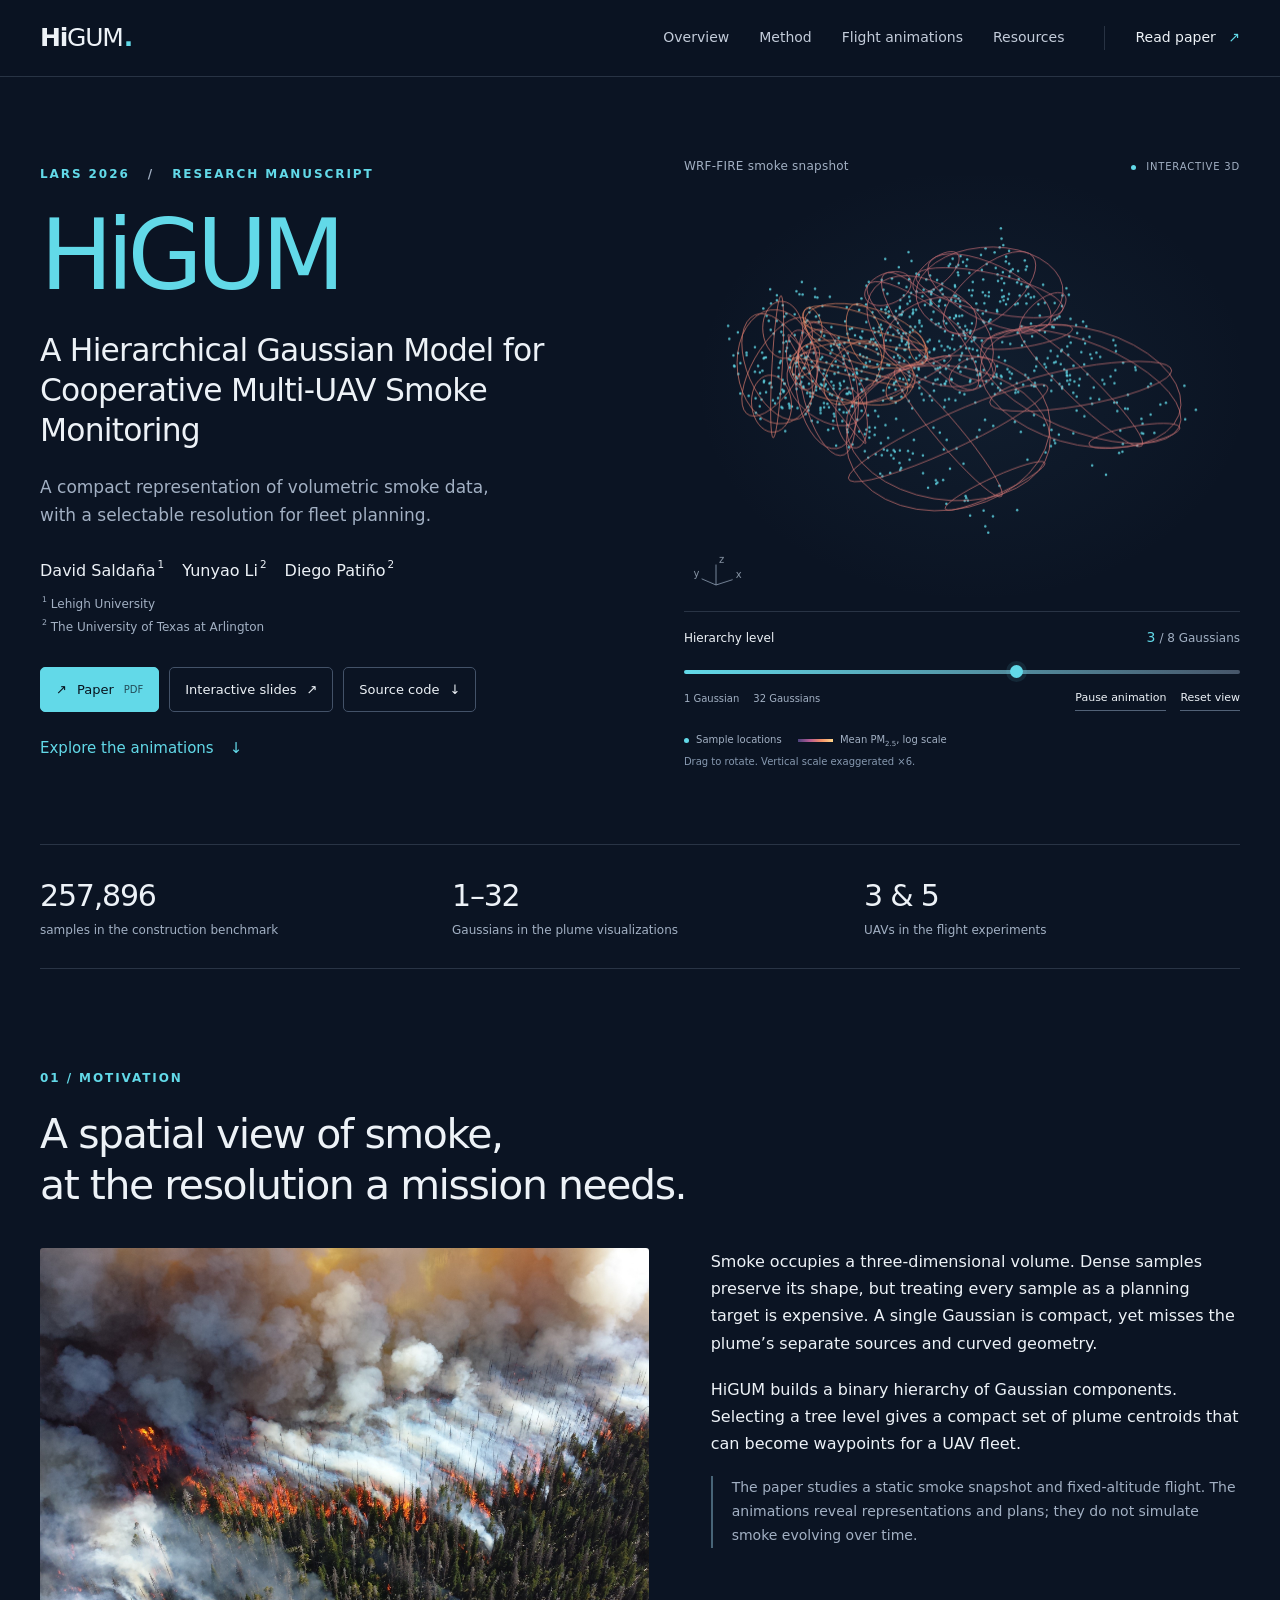
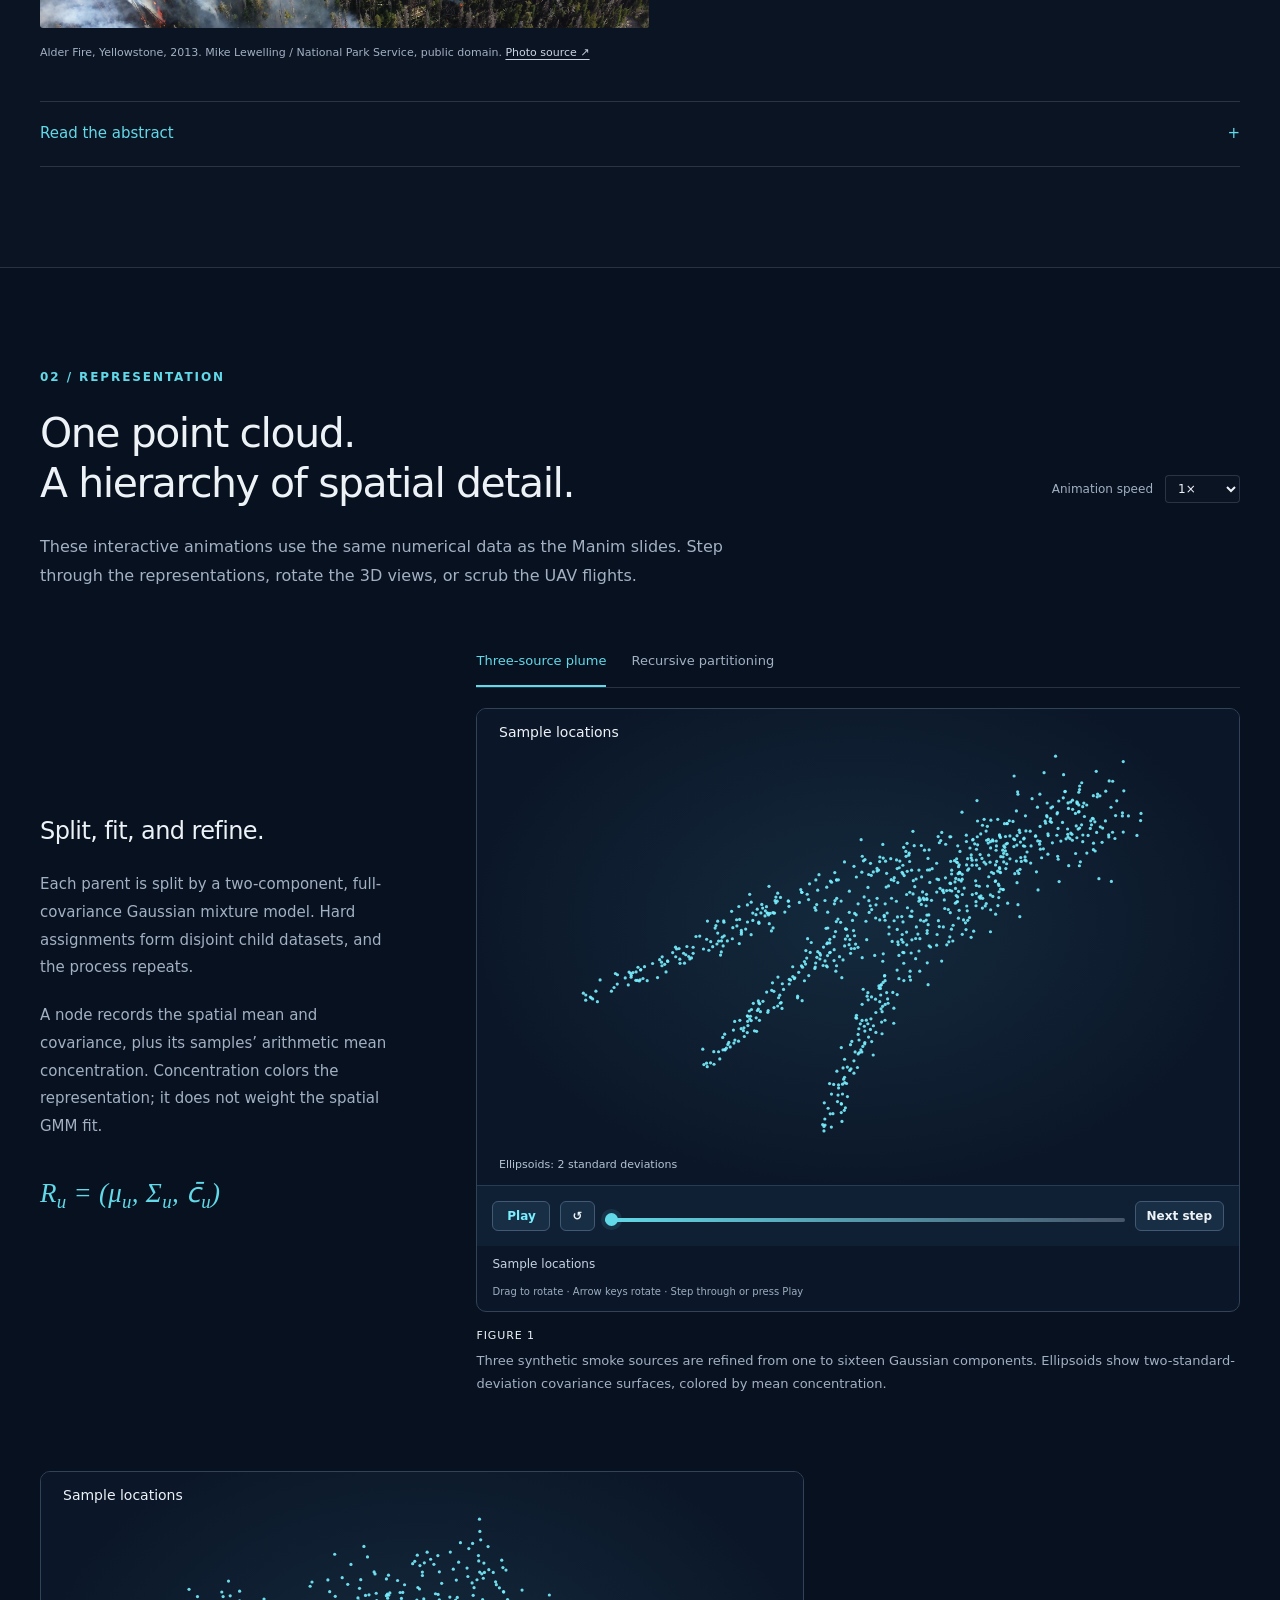
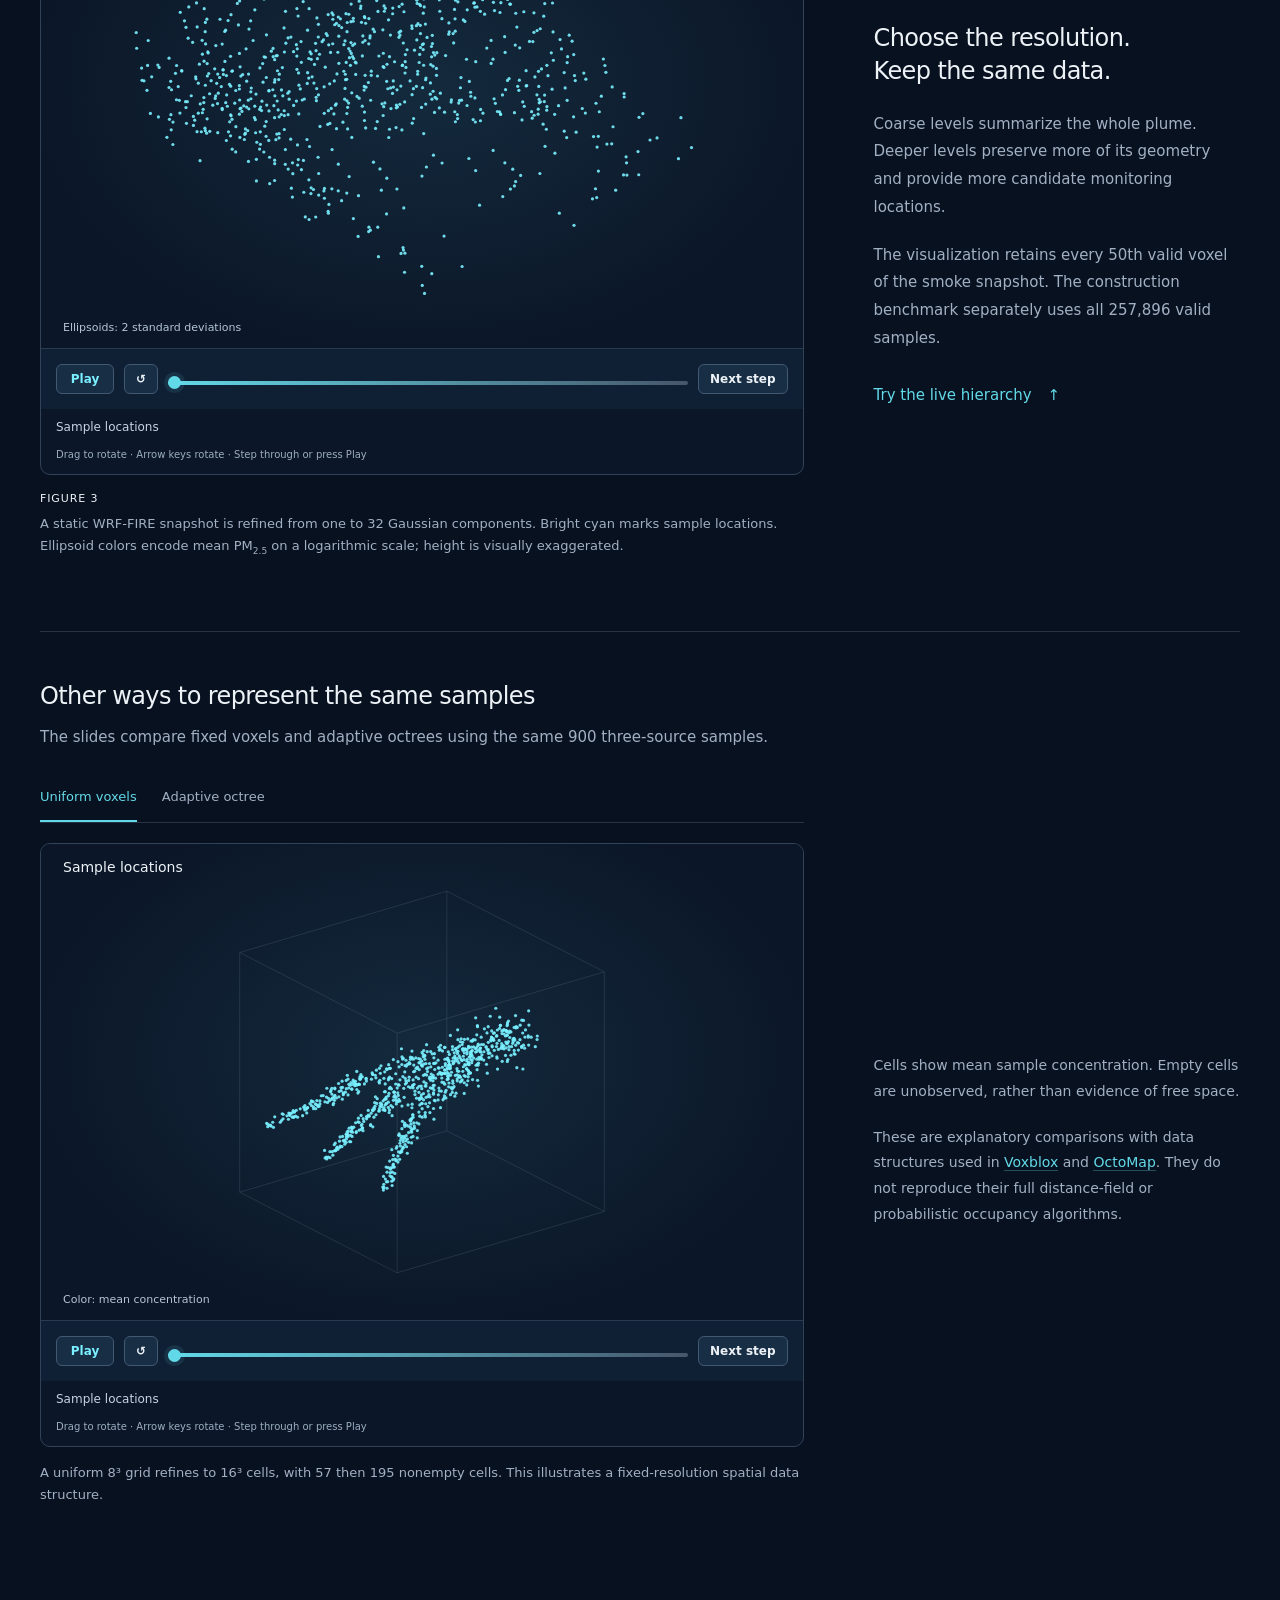
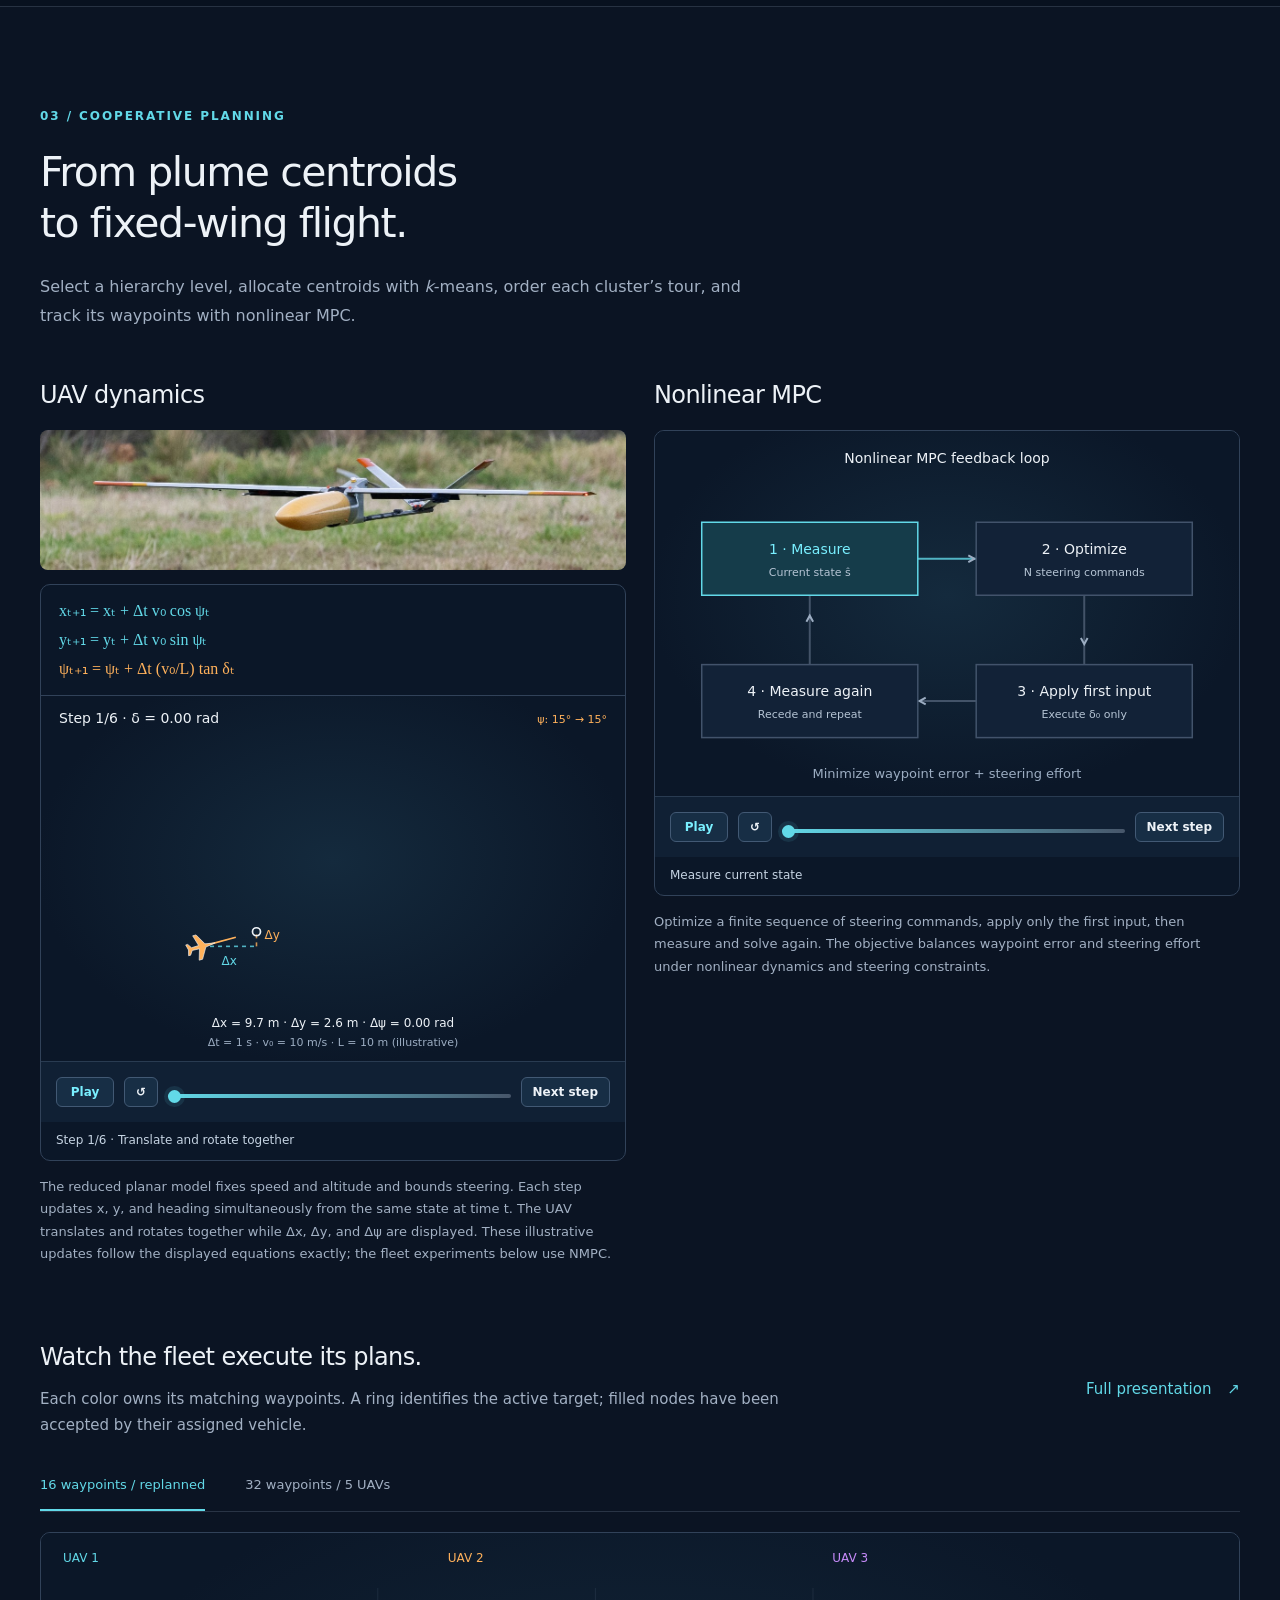
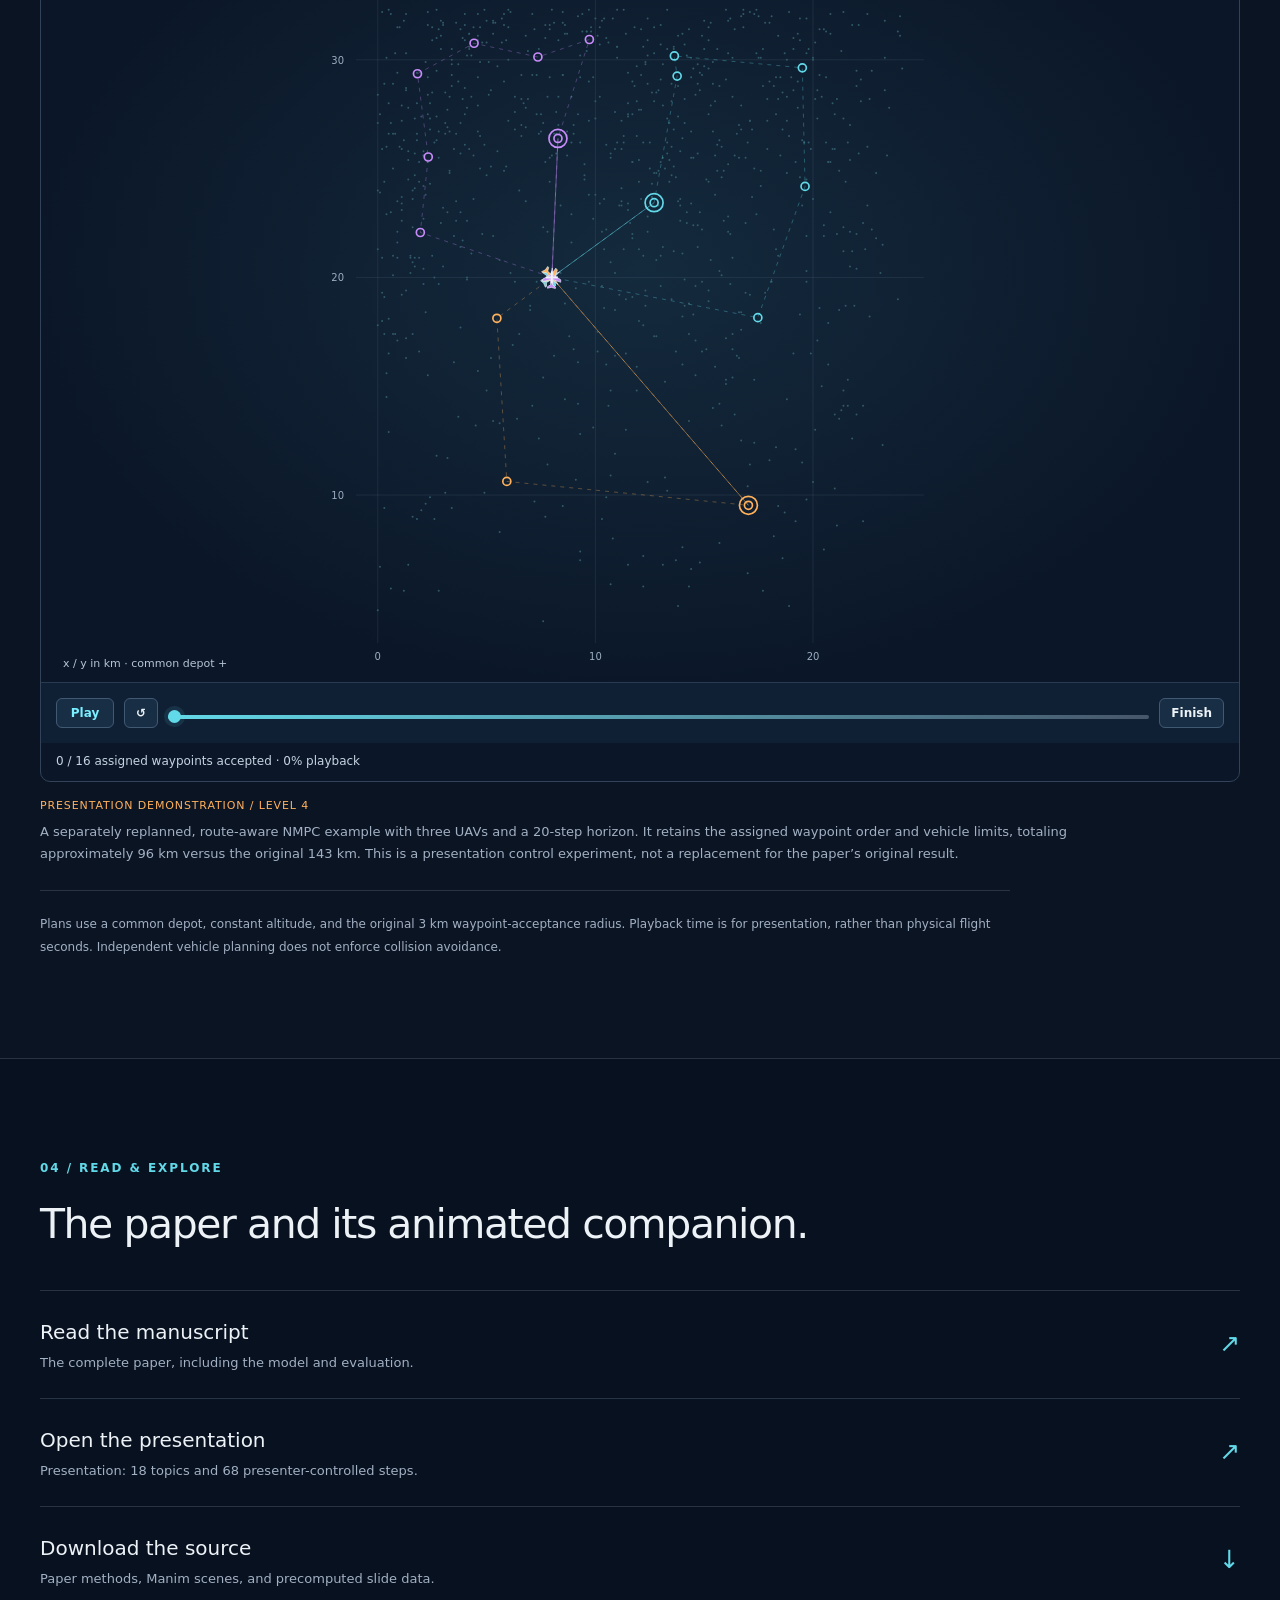
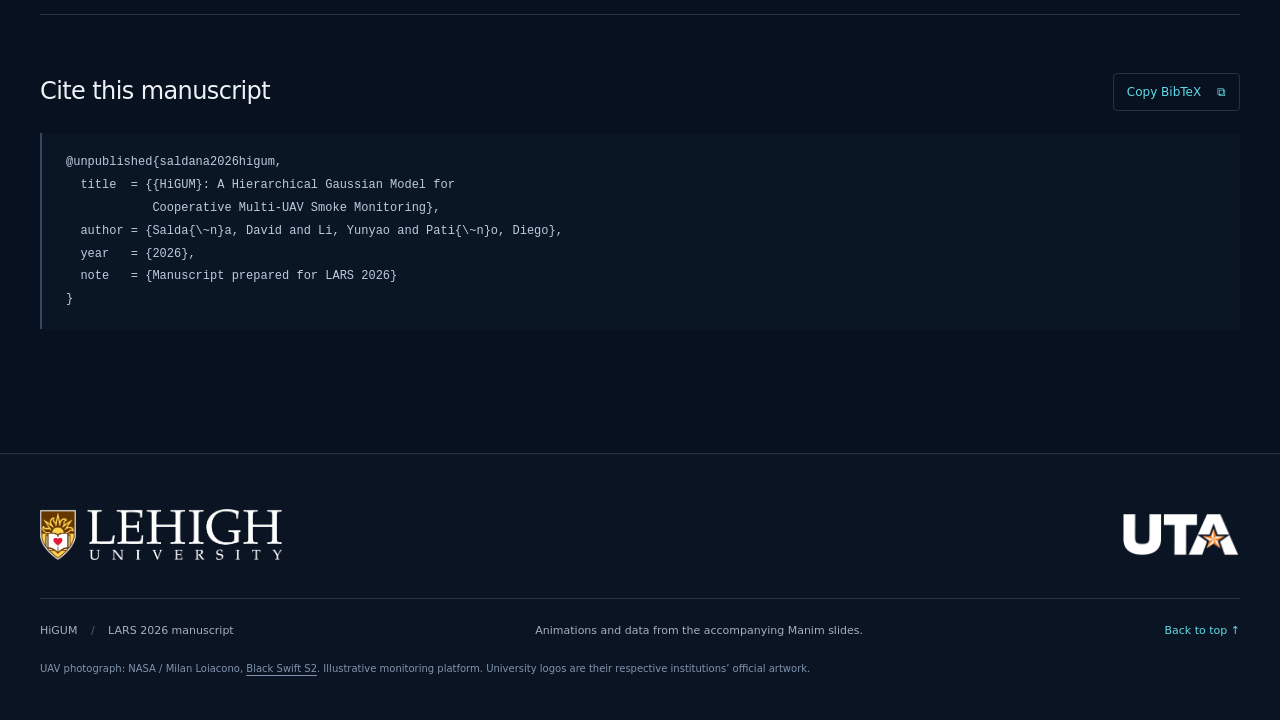
<file: index.html>
<!doctype html>
<html lang="en">
<head>
  <meta charset="utf-8">
  <meta name="viewport" content="width=device-width, initial-scale=1">
  <meta name="theme-color" content="#0b1423">
  <meta name="description" content="HiGUM: a hierarchical Gaussian model connecting 3D smoke data to cooperative multi-UAV planning. Explore the paper through interactive geometry and animations.">
  <meta property="og:title" content="HiGUM — Cooperative Multi-UAV Smoke Monitoring">
  <meta property="og:description" content="Explore the hierarchical Gaussian model, animated smoke representations, and UAV trajectories from the LARS 2026 manuscript.">
  <meta property="og:type" content="website">
  <meta property="og:url" content="https://dsaldana.github.io/HiGUM/">
  <meta property="og:image" content="https://dsaldana.github.io/HiGUM/assets/posters/wrf-hierarchy.jpg">
  <link rel="canonical" href="https://dsaldana.github.io/HiGUM/">
  <title>HiGUM | Hierarchical Gaussian Models for Smoke Monitoring</title>
  <link rel="stylesheet" href="styles.css?v=dynamics4">
  <script defer src="assets/data/hierarchy.js"></script>
  <script defer src="app.js?v=dynamics4"></script>
  <script defer src="assets/data/animations.js?v=dynamics4"></script>
  <script defer src="animations.js?v=dynamics4"></script>
</head>
<body>
  <a class="skip-link" href="#main">Skip to content</a>
  <header class="site-header">
    <div class="nav-wrap">
      <a class="brand" href="#top" aria-label="HiGUM home">Hi<span>GUM</span><span class="brand-dot" aria-hidden="true">.</span></a>
      <button class="menu-toggle" type="button" aria-expanded="false" aria-controls="navigation">Menu <span aria-hidden="true">☰</span></button>
      <nav id="navigation" aria-label="Main navigation">
        <a href="#overview">Overview</a><a href="#method">Method</a><a href="#flight">Flight animations</a><a href="#resources">Resources</a>
      </nav>
      <a class="nav-paper" href="assets/paper.pdf" target="_blank" rel="noopener">Read paper <span aria-hidden="true">↗</span></a>
    </div>
  </header>

  <main id="main">
    <section class="hero wrap" id="top" aria-labelledby="paper-title">
      <div class="hero-copy">
        <p class="eyebrow">LARS 2026 <span aria-hidden="true">/</span> Research manuscript</p>
        <h1 id="paper-title"><span class="project-name">HiGUM</span><span class="paper-title">A Hierarchical Gaussian Model for Cooperative Multi-UAV Smoke Monitoring</span></h1>
        <p class="hero-summary">A compact representation of volumetric smoke data, with a selectable resolution for fleet planning.</p>
        <p class="authors"><span>David Saldaña<sup>1</sup></span><span>Yunyao Li<sup>2</sup></span><span>Diego Patiño<sup>2</sup></span></p>
        <p class="affiliations"><span><sup>1</sup> Lehigh University</span><span><sup>2</sup> The University of Texas at Arlington</span></p>
        <div class="resource-buttons">
          <a class="button primary" href="assets/paper.pdf" target="_blank" rel="noopener"><span aria-hidden="true">↗</span> Paper <span class="button-hint">PDF</span></a>
          <a class="button" href="slides.html" target="_blank" rel="noopener">Interactive slides <span aria-hidden="true">↗</span></a>
          <a class="button" href="assets/higum-source.zip" download>Source code <span aria-hidden="true">↓</span></a>
        </div>
        <a class="text-link explore-link" href="#method">Explore the animations <span aria-hidden="true">↓</span></a>
      </div>
      <figure class="hero-viewer" aria-labelledby="viewer-heading">
        <div class="viewer-topline"><span id="viewer-heading">WRF-FIRE smoke snapshot</span><span class="live-label"><i aria-hidden="true"></i> Interactive 3D</span></div>
        <div class="viewer-stage">
          <img class="viewer-fallback" id="viewer-fallback" src="assets/posters/wrf-hierarchy.jpg" alt="WRF-FIRE smoke samples represented by a hierarchy of Gaussian ellipsoids.">
          <canvas id="hierarchy-canvas" hidden tabindex="0" role="img" aria-label="Interactive Gaussian hierarchy. Drag or use arrow keys to rotate the view." aria-describedby="viewer-description"></canvas>
        </div>
        <div class="viewer-controls" id="viewer-controls" hidden>
          <div class="level-control"><label for="hierarchy-level">Hierarchy level</label><output for="hierarchy-level" id="level-output">3 <span>/ 8 Gaussians</span></output></div>
          <input id="hierarchy-level" type="range" min="0" max="5" value="3" step="1" aria-label="Gaussian hierarchy level">
          <div class="viewer-actions"><span>1 Gaussian</span><span>32 Gaussians</span><button type="button" id="viewer-play" aria-pressed="true">Pause animation</button><button type="button" id="viewer-reset">Reset view</button></div>
        </div>
        <figcaption id="viewer-description"><span class="cyan-key"></span> Sample locations <span class="heat-key" aria-hidden="true"></span> Mean PM<sub>2.5</sub>, log scale<span class="viewer-instruction">Drag to rotate. Vertical scale exaggerated ×6.</span></figcaption>
      </figure>
    </section>

    <div class="facts wrap" aria-label="Study scope">
      <p><strong>257,896</strong><span>samples in the construction benchmark</span></p>
      <p><strong>1–32</strong><span>Gaussians in the plume visualizations</span></p>
      <p><strong>3 &amp; 5</strong><span>UAVs in the flight experiments</span></p>
    </div>

    <section class="section wrap" id="overview" aria-labelledby="overview-title">
      <div class="section-intro"><p class="eyebrow">01 / Motivation</p><h2 id="overview-title">A spatial view of smoke,<br>at the resolution a mission needs.</h2></div>
      <div class="overview-grid">
        <figure class="forest-figure"><img src="assets/images/forest_smoke.jpg" alt="An aerial view of smoke rising above a forest fire in Yellowstone National Park." loading="lazy" width="2400" height="1350"><figcaption>Alder Fire, Yellowstone, 2013. Mike Lewelling / National Park Service, public domain. <a href="https://commons.wikimedia.org/wiki/File:Wildfire_(14503287131).jpg" target="_blank" rel="noopener">Photo source ↗</a></figcaption></figure>
        <div class="overview-copy"><p>Smoke occupies a three-dimensional volume. Dense samples preserve its shape, but treating every sample as a planning target is expensive. A single Gaussian is compact, yet misses the plume’s separate sources and curved geometry.</p><p>HiGUM builds a binary hierarchy of Gaussian components. Selecting a tree level gives a compact set of plume centroids that can become waypoints for a UAV fleet.</p><p class="scope-note">The paper studies a static smoke snapshot and fixed-altitude flight. The animations reveal representations and plans; they do not simulate smoke evolving over time.</p></div>
      </div>
      <details class="abstract"><summary>Read the abstract <span aria-hidden="true">+</span></summary><p>Monitoring wildland-fire smoke with unmanned aerial vehicles requires representing large three-dimensional concentration datasets while retaining spatial detail for cooperative planning. HiGUM recursively partitions a scalar smoke-concentration point cloud using two-component Gaussian mixture models. Each node stores a Gaussian approximation of its point locations and their mean PM<sub>2.5</sub> concentration. A chosen hierarchy level supplies centroids for fleet waypoints, which are allocated with <i>k</i>-means, ordered in Hamiltonian cycles, and tracked using nonlinear model predictive control. The study demonstrates the pipeline on WRF-FIRE smoke data, visualizes the plume with up to 32 ellipsoids, generates trajectories for teams of three and five UAVs, and benchmarks hierarchy construction across 15 levels using 257,896 samples.</p></details>
    </section>

    <section class="section method-section" id="method" aria-labelledby="method-title">
      <div class="wrap">
        <div class="section-heading"><div><p class="eyebrow">02 / Representation</p><h2 id="method-title">One point cloud.<br>A hierarchy of spatial detail.</h2></div><label class="speed-control" for="animation-speed">Animation speed <select id="animation-speed"><option value="0.5">0.5×</option><option value="0.75">0.75×</option><option value="1" selected>1×</option><option value="1.25">1.25×</option></select></label></div>
        <p class="section-lead">These interactive animations use the same numerical data as the Manim slides. Step through the representations, rotate the 3D views, or scrub the UAV flights.</p>
        <div class="method-layout">
          <div class="method-copy"><h3>Split, fit, and refine.</h3><p>Each parent is split by a two-component, full-covariance Gaussian mixture model. Hard assignments form disjoint child datasets, and the process repeats.</p><p>A node records the spatial mean and covariance, plus its samples’ arithmetic mean concentration. Concentration colors the representation; it does not weight the spatial GMM fit.</p><div class="node-formula" aria-label="A node stores its mean, covariance and mean concentration">R<sub>u</sub> = (μ<sub>u</sub>, Σ<sub>u</sub>, c̄<sub>u</sub>)</div></div>
          <div class="animation-group" data-tabs>
            <div class="tabs" role="tablist" aria-label="Synthetic plume animations"><button id="tab-sources" type="button" role="tab" aria-selected="true" aria-controls="panel-sources">Three-source plume</button><button id="tab-binary" type="button" role="tab" aria-selected="false" aria-controls="panel-binary" tabindex="-1">Recursive partitioning</button></div>
            <figure id="panel-sources" role="tabpanel" aria-labelledby="tab-sources"><div class="native-animation" data-animation="sources" data-label="Three-source Gaussian hierarchy"><p>Enable JavaScript to explore this animation.</p></div><figcaption id="caption-sources"><span class="figure-label">Figure 1</span> Three synthetic smoke sources are refined from one to sixteen Gaussian components. Ellipsoids show two-standard-deviation covariance surfaces, colored by mean concentration.</figcaption></figure>
            <figure id="panel-binary" role="tabpanel" aria-labelledby="tab-binary" hidden><div class="native-animation" data-animation="binary" data-label="Recursive Gaussian partitioning"><p>Enable JavaScript to explore this animation.</p></div><figcaption id="caption-binary"><span class="figure-label">Figure 2</span> A curved point cloud is recursively partitioned into two, four, and eight components. Colors distinguish the subsets in this demonstration.</figcaption></figure>
          </div>
        </div>

        <div class="wrf-layout">
          <figure><div class="native-animation" data-animation="wrf" data-label="WRF-FIRE Gaussian hierarchy"><p>Enable JavaScript to explore this animation.</p></div><figcaption id="caption-wrf"><span class="figure-label">Figure 3</span> A static WRF-FIRE snapshot is refined from one to 32 Gaussian components. Bright cyan marks sample locations. Ellipsoid colors encode mean PM<sub>2.5</sub> on a logarithmic scale; height is visually exaggerated.</figcaption></figure>
          <div class="method-copy"><h3>Choose the resolution.<br>Keep the same data.</h3><p>Coarse levels summarize the whole plume. Deeper levels preserve more of its geometry and provide more candidate monitoring locations.</p><p>The visualization retains every 50th valid voxel of the smoke snapshot. The construction benchmark separately uses all 257,896 valid samples.</p><a class="text-link" href="#top">Try the live hierarchy <span aria-hidden="true">↑</span></a></div>
        </div>

        <div class="related-heading"><h3>Other ways to represent the same samples</h3><p>The slides compare fixed voxels and adaptive octrees using the same 900 three-source samples.</p></div>
        <div class="related-layout"><div class="animation-group" data-tabs>
          <div class="tabs" role="tablist" aria-label="Spatial representation comparisons"><button id="tab-voxels" type="button" role="tab" aria-selected="true" aria-controls="panel-voxels">Uniform voxels</button><button id="tab-octree" type="button" role="tab" aria-selected="false" aria-controls="panel-octree" tabindex="-1">Adaptive octree</button></div>
          <figure id="panel-voxels" role="tabpanel" aria-labelledby="tab-voxels"><div class="native-animation" data-animation="voxels" data-label="Uniform voxel refinement"><p>Enable JavaScript to explore this animation.</p></div><figcaption id="caption-voxels">A uniform 8³ grid refines to 16³ cells, with 57 then 195 nonempty cells. This illustrates a fixed-resolution spatial data structure.</figcaption></figure>
          <figure id="panel-octree" role="tabpanel" aria-labelledby="tab-octree" hidden><div class="native-animation" data-animation="octree" data-label="Adaptive octree refinement"><p>Enable JavaScript to explore this animation.</p></div><figcaption id="caption-octree">Eight-way subdivision retains coarse leaves in sparse regions and refines denser regions, finishing with 122 nonempty leaves at depths 1–4.</figcaption></figure>
        </div><aside class="related-note"><p>Cells show mean sample concentration. Empty cells are unobserved, rather than evidence of free space.</p><p>These are explanatory comparisons with data structures used in <a href="https://voxblox.readthedocs.io/en/latest/" target="_blank" rel="noopener">Voxblox</a> and <a href="https://octomap.github.io/" target="_blank" rel="noopener">OctoMap</a>. They do not reproduce their full distance-field or probabilistic occupancy algorithms.</p></aside></div>
      </div>
    </section>

    <section class="section wrap" id="flight" aria-labelledby="flight-title">
      <div class="section-intro"><p class="eyebrow">03 / Cooperative planning</p><h2 id="flight-title">From plume centroids<br>to fixed-wing flight.</h2><p class="section-lead">Select a hierarchy level, allocate centroids with <i>k</i>-means, order each cluster’s tour, and track its waypoints with nonlinear MPC.</p></div>
      <div class="control-grid">
        <figure><h3>UAV dynamics</h3><img class="monitoring-uav" src="assets/images/monitoring_uav.jpg" alt="NASA Black Swift S2 fixed-wing UAV for aerial monitoring" loading="lazy" width="1280" height="413"><div class="native-animation" data-animation="dynamics" data-label="Discrete-time UAV dynamics"><p>Enable JavaScript to explore this animation.</p></div><figcaption id="caption-dynamics">The reduced planar model fixes speed and altitude and bounds steering. Each step updates x, y, and heading simultaneously from the same state at time t. The UAV translates and rotates together while Δx, Δy, and Δψ are displayed. These illustrative updates follow the displayed equations exactly; the fleet experiments below use NMPC.</figcaption></figure>
        <figure><h3>Nonlinear MPC</h3><div class="native-animation" data-animation="nmpc" data-label="Nonlinear MPC feedback loop"><p>Enable JavaScript to explore this animation.</p></div><figcaption id="caption-nmpc">Optimize a finite sequence of steering commands, apply only the first input, then measure and solve again. The objective balances waypoint error and steering effort under nonlinear dynamics and steering constraints.</figcaption></figure>
      </div>

      <div class="fleet-heading"><div><h3>Watch the fleet execute its plans.</h3><p>Each color owns its matching waypoints. A ring identifies the active target; filled nodes have been accepted by their assigned vehicle.</p></div><a class="text-link" href="slides.html" target="_blank" rel="noopener">Full presentation <span aria-hidden="true">↗</span></a></div>
      <div class="animation-group fleet-player" data-tabs>
        <div class="tabs" role="tablist" aria-label="UAV fleet cases"><button id="tab-fleet4" type="button" role="tab" aria-selected="true" aria-controls="panel-fleet4">16 waypoints / replanned</button><button id="tab-fleet5" type="button" role="tab" aria-selected="false" aria-controls="panel-fleet5" tabindex="-1">32 waypoints / 5 UAVs</button></div>
        <figure id="panel-fleet4" role="tabpanel" aria-labelledby="tab-fleet4"><div class="native-animation" data-animation="fleet4" data-label="Replanned sixteen-waypoint fleet"><p>Enable JavaScript to explore this animation.</p></div><figcaption id="caption-fleet4"><span class="figure-label demo-label">Presentation demonstration / Level 4</span> A separately replanned, route-aware NMPC example with three UAVs and a 20-step horizon. It retains the assigned waypoint order and vehicle limits, totaling approximately 96 km versus the original 143 km. This is a presentation control experiment, not a replacement for the paper’s original result.</figcaption></figure>
        <figure id="panel-fleet5" role="tabpanel" aria-labelledby="tab-fleet5" hidden><div class="native-animation" data-animation="fleet5" data-label="Thirty-two waypoints with five UAVs"><p>Enable JavaScript to explore this animation.</p></div><figcaption id="caption-fleet5"><span class="figure-label">Figure 4 / Level 5</span> Five UAVs track 32 assigned centroids using the paper’s original MPC. Finer representation supplies a larger set of monitoring waypoints.</figcaption></figure>
      </div>
      <p class="fleet-scope">Plans use a common depot, constant altitude, and the original 3 km waypoint-acceptance radius. Playback time is for presentation, rather than physical flight seconds. Independent vehicle planning does not enforce collision avoidance.</p>
    </section>

    <section class="section resources-section" id="resources" aria-labelledby="resources-title"><div class="wrap">
      <div class="section-intro"><p class="eyebrow">04 / Read &amp; explore</p><h2 id="resources-title">The paper and its animated companion.</h2></div>
      <div class="resource-list"><a href="assets/paper.pdf" target="_blank" rel="noopener"><span><strong>Read the manuscript</strong><small>The complete paper, including the model and evaluation.</small></span><span aria-hidden="true">↗</span></a><a href="slides.html" target="_blank" rel="noopener"><span><strong>Open the presentation</strong><small>Presentation: 18 topics and 68 presenter-controlled steps.</small></span><span aria-hidden="true">↗</span></a><a href="assets/higum-source.zip" download><span><strong>Download the source</strong><small>Paper methods, Manim scenes, and precomputed slide data.</small></span><span aria-hidden="true">↓</span></a></div>
      <div class="citation"><div class="citation-heading"><h3>Cite this manuscript</h3><button type="button" id="copy-citation">Copy BibTeX <span aria-hidden="true">⧉</span></button></div><pre><code id="bibtex">@unpublished{saldana2026higum,
  title  = {{HiGUM}: A Hierarchical Gaussian Model for
            Cooperative Multi-UAV Smoke Monitoring},
  author = {Salda{\~n}a, David and Li, Yunyao and Pati{\~n}o, Diego},
  year   = {2026},
  note   = {Manuscript prepared for LARS 2026}
}</code></pre><p class="copy-status" id="copy-status" role="status" aria-live="polite"></p></div>
    </div></section>
  </main>
  <footer class="site-footer wrap"><div class="footer-top"><a href="https://www.lehigh.edu/" target="_blank" rel="noopener" aria-label="Lehigh University"><img class="lehigh-logo" src="assets/images/lehigh_logo.png" alt="Lehigh University" width="567" height="119" loading="lazy"></a><a href="https://www.uta.edu/" target="_blank" rel="noopener" aria-label="The University of Texas at Arlington"><img class="uta-logo" src="assets/images/uta_logo.png" alt="The University of Texas at Arlington" width="484" height="176" loading="lazy"></a></div><div class="footer-bottom"><p>HiGUM <span aria-hidden="true">/</span> LARS 2026 manuscript</p><p>Animations and data from the accompanying Manim slides.</p><a href="#top">Back to top ↑</a></div><p class="asset-credit">UAV photograph: NASA / Milan Loiacono, <a href="https://www.nasa.gov/image-detail/crater-052025-loiacono-3978/" target="_blank" rel="noopener">Black Swift S2</a>. Illustrative monitoring platform. University logos are their respective institutions’ official artwork.</p></footer>
</body>
</html>
</file>
<file: styles.css>
:root{color-scheme:dark;--bg:#0b1423;--bg-deep:#08111f;--ink:#edf2f7;--muted:#a2b0c3;--cyan:#62d9e8;--orange:#ffb15b;--line:rgba(170,192,215,.19);--max:1216px}
*{box-sizing:border-box}html{scroll-behavior:auto;scroll-padding-top:100px}body{margin:0;background:var(--bg);color:var(--ink);font-family:Inter,ui-sans-serif,system-ui,-apple-system,BlinkMacSystemFont,"Segoe UI",sans-serif;font-size:17px;line-height:1.7;-webkit-font-smoothing:antialiased}a{color:inherit;text-decoration:none}a:hover{color:var(--cyan)}button,input,select{font:inherit}button,a,input,select,summary,canvas{outline-offset:6px}a:focus-visible,button:focus-visible,select:focus-visible,input:focus-visible,summary:focus-visible,canvas:focus-visible{outline:2px solid var(--cyan)}button{cursor:pointer}button:disabled{cursor:default}figure,p,h1,h2,h3,pre{margin:0}img,video{display:block;max-width:100%}img{height:auto}video{width:100%;aspect-ratio:16/9;background:var(--bg-deep);border:1px solid var(--line);border-radius:4px}sup{font-size:.65em;position:relative;top:-.2em;margin-left:2px}sub{font-size:.7em}[hidden]{display:none!important}.wrap{width:min(var(--max),calc(100% - 80px));margin-inline:auto}.skip-link{position:fixed;left:16px;top:-80px;z-index:100;padding:8px 14px;background:var(--cyan);color:var(--bg)}.skip-link:focus{top:10px}.site-header{position:sticky;top:0;z-index:20;background:rgba(11,20,35,.94);backdrop-filter:blur(18px);border-bottom:1px solid var(--line)}.nav-wrap{width:min(var(--max),calc(100% - 80px));margin:auto;display:flex;align-items:center;min-height:76px;gap:40px}.brand{font-size:25px;font-weight:700;letter-spacing:-1.2px}.brand span:not(.brand-dot){font-weight:500}.brand-dot{color:var(--cyan);margin-left:1px}.site-header nav{display:flex;gap:30px;margin-left:auto;font-size:14px;color:#c3ccda}.nav-paper{font-size:14px;border-left:1px solid var(--line);padding-left:30px;white-space:nowrap}.nav-paper span{color:var(--cyan);margin-left:8px}.menu-toggle{display:none}.hero{display:grid;grid-template-columns:1.05fr 1fr;gap:60px;padding-block:79px 73px;align-items:center}.eyebrow{font-size:12px;line-height:1.5;text-transform:uppercase;letter-spacing:.16em;font-weight:600;color:var(--cyan);margin-bottom:22px}.eyebrow span{display:inline-block;margin-inline:12px;color:var(--muted)}.project-name{display:block;font-size:clamp(80px,7.6vw,112px);font-weight:500;line-height:1.04;letter-spacing:-.065em;color:var(--cyan);margin-bottom:24px}.paper-title{display:block;font-size:clamp(26px,2.45vw,35px);line-height:1.28;letter-spacing:-.025em;font-weight:500;max-width:590px}.hero-summary{font-size:17px;color:var(--muted);line-height:1.7;max-width:475px;margin-block:22px 27px}.authors{font-size:16px;font-weight:500;display:flex;flex-wrap:wrap;gap:7px 18px;line-height:1.8}.affiliations{font-size:12px;line-height:1.9;color:var(--muted);margin-top:7px;display:flex;flex-direction:column}.resource-buttons{display:flex;gap:10px;flex-wrap:wrap;margin-top:28px}.button{display:inline-flex;align-items:center;justify-content:center;gap:10px;border:1px solid #435268;border-radius:5px;min-height:45px;padding:10px 15px;font-size:13px;font-weight:500;line-height:1.5;white-space:nowrap;transition:background .18s,border-color .18s}.button:hover{border-color:var(--cyan);background:rgba(98,217,232,.07)}.button.primary{background:var(--cyan);color:#08131e;border-color:var(--cyan)}.button.primary:hover{background:#9be8ef}.button-hint{font-size:10px;opacity:.7}.text-link{display:inline-flex;align-items:center;gap:16px;color:var(--cyan);font-size:15px}.text-link:hover{color:#c2f5f8}.explore-link{margin-top:24px}.hero-viewer{min-width:0;align-self:stretch;display:flex;flex-direction:column;justify-content:center}.viewer-topline{display:flex;justify-content:space-between;gap:15px;color:var(--muted);font-size:12px;letter-spacing:.02em;align-items:center}.live-label{font-size:10px;white-space:nowrap;text-transform:uppercase;letter-spacing:.08em}.live-label i{display:inline-block;width:5px;height:5px;margin-right:6px;border-radius:50%;background:var(--cyan)}.viewer-stage{position:relative;min-height:390px;aspect-ratio:1.28;background:radial-gradient(ellipse at 52% 48%,rgba(68,116,148,.10),transparent 68%)}.viewer-stage canvas{position:absolute;width:100%;height:100%;inset:0;touch-action:pan-y;cursor:grab}.viewer-stage canvas:active{cursor:grabbing}.viewer-fallback{position:absolute;inset:0;width:100%;height:100%;object-fit:contain}.viewer-controls{border-top:1px solid var(--line);padding-top:14px}.level-control{display:flex;justify-content:space-between;align-items:center;font-size:12px}.level-control output{color:var(--cyan);font-size:14px;font-variant-numeric:tabular-nums}.level-control output span{color:var(--muted);font-size:12px;margin-left:4px}input[type=range]{width:100%;height:4px;appearance:none;border-radius:4px;background:linear-gradient(to right,var(--cyan),#47566a);margin:20px 0 12px;cursor:pointer}input[type=range]::-webkit-slider-thumb{appearance:none;height:13px;width:13px;border-radius:50%;background:var(--cyan);box-shadow:0 0 0 4px rgba(98,217,232,.1)}input[type=range]::-moz-range-thumb{height:13px;width:13px;border:0;border-radius:50%;background:var(--cyan)}.viewer-actions{display:flex;align-items:center;font-size:10px;color:var(--muted);gap:14px;flex-wrap:wrap}.viewer-actions>span:nth-child(2){margin-right:auto}.viewer-actions button{font-size:11px;border:0;background:none;color:var(--ink);padding:3px 0;border-bottom:1px solid #526277}.viewer-actions button:hover{color:var(--cyan)}.hero-viewer figcaption{font-size:10px;line-height:1.8;margin-top:20px;color:var(--muted)}.cyan-key{display:inline-block;width:5px;height:5px;background:var(--cyan);border-radius:50%;margin-right:4px;vertical-align:middle}.heat-key{display:inline-block;width:35px;height:3px;background:linear-gradient(90deg,#4b427c,#b65b94,#f59067,#ffd58a);margin-left:13px;margin-right:4px;vertical-align:middle}.viewer-instruction{display:block;color:#8799b0;margin-top:2px}.facts{display:grid;grid-template-columns:repeat(3,1fr);border-top:1px solid var(--line);border-bottom:1px solid var(--line);padding-block:28px;gap:36px}.facts p{display:flex;flex-direction:column;gap:2px}.facts strong{font-size:30px;line-height:1.5;font-weight:400;letter-spacing:-.04em}.facts span{color:var(--muted);font-size:12px}.section{padding-block:100px}.section-intro{margin-bottom:38px}h2{font-size:clamp(29px,3.2vw,43px);font-weight:450;line-height:1.23;letter-spacing:-.035em}h3{font-size:24px;font-weight:450;line-height:1.4;letter-spacing:-.025em}.overview-grid{display:grid;grid-template-columns:1.15fr 1fr;gap:62px;align-items:start}.forest-figure img{width:100%;aspect-ratio:16/10;object-fit:cover;border-radius:3px}figcaption{font-size:13px;line-height:1.7;color:var(--muted);margin-top:15px}figcaption a{color:#c9d4e3;text-decoration:underline;text-underline-offset:3px}.forest-figure figcaption{font-size:11px;line-height:1.8}.overview-copy p{margin-bottom:19px;font-size:16px}.scope-note{border-left:2px solid #476477;padding-left:19px;color:var(--muted);font-size:14px!important}.abstract{border-top:1px solid var(--line);border-bottom:1px solid var(--line);margin-top:38px}.abstract summary{padding-block:19px;cursor:pointer;font-size:15px;color:var(--cyan);list-style:none;display:flex;justify-content:space-between}.abstract summary::-webkit-details-marker{display:none}.abstract[open] summary span{transform:rotate(45deg)}.abstract p{font-size:15px;color:var(--muted);padding:0 0 25px;max-width:1000px;line-height:1.9}.method-section{background:var(--bg-deep);border-top:1px solid var(--line);border-bottom:1px solid var(--line)}.section-heading{display:flex;justify-content:space-between;align-items:end;gap:30px}.speed-control{font-size:12px;color:var(--muted);white-space:nowrap;display:flex;align-items:center;gap:12px;padding-bottom:5px}.speed-control select{background:var(--bg);color:var(--ink);border:1px solid var(--line);border-radius:4px;padding:5px 8px;font-size:12px}.section-lead{font-size:16px;color:var(--muted);max-width:745px;margin-top:25px;line-height:1.8}.method-layout{display:grid;grid-template-columns:.72fr 1.5fr;gap:70px;margin-top:48px;align-items:center}.method-copy h3{margin-bottom:22px}.method-copy p{color:var(--muted);font-size:15px;margin-bottom:20px;line-height:1.85}.method-copy .text-link{margin-top:10px}.node-formula{font-family:Georgia,"Times New Roman",serif;font-style:italic;font-size:27px;letter-spacing:.01em;padding-top:10px;color:var(--cyan)}.tabs{display:flex;gap:25px;border-bottom:1px solid var(--line);margin-bottom:20px;overflow-x:auto;scrollbar-width:thin}.tabs button{flex-shrink:0;display:block;border:0;border-bottom:2px solid transparent;background:none;color:var(--muted);font-size:13px;padding:12px 0 13px;white-space:nowrap;line-height:1.6}.tabs button[aria-selected=true]{color:var(--cyan);border-color:var(--cyan)}.tabs button:hover{color:var(--ink)}.animation-group{min-width:0}.figure-label{display:block;color:var(--ink);font-size:11px;letter-spacing:.08em;text-transform:uppercase;font-weight:500;margin-bottom:5px}.wrf-layout{display:grid;grid-template-columns:1.5fr .72fr;gap:70px;margin-top:76px;align-items:center}.related-heading{border-top:1px solid var(--line);margin-top:72px;padding-top:48px}.related-heading p{color:var(--muted);font-size:15px;margin-top:11px}.related-layout{display:grid;grid-template-columns:1.5fr .72fr;gap:70px;margin-top:24px;align-items:center}.related-note{color:var(--muted);font-size:14px;line-height:1.85}.related-note p+p{margin-top:20px}.related-note a{color:var(--cyan);border-bottom:1px solid rgba(98,217,232,.3)}.control-grid{display:grid;grid-template-columns:1fr 1fr;gap:28px;margin-top:48px}.control-grid h3{margin-bottom:18px}.control-grid figcaption{font-size:13px}.fleet-heading{display:flex;justify-content:space-between;align-items:center;gap:60px;margin:76px 0 25px}.fleet-heading p{max-width:750px;color:var(--muted);font-size:15px;margin-top:13px}.fleet-heading>a{flex-shrink:0}.fleet-player video{max-height:645px}.fleet-player .tabs{gap:40px}.fleet-player figcaption{max-width:1050px}.demo-label{color:var(--orange)}.fleet-scope{font-size:12px;color:var(--muted);max-width:970px;margin-top:25px;padding-top:22px;border-top:1px solid var(--line);line-height:1.9}.resources-section{background:var(--bg-deep);border-top:1px solid var(--line);border-bottom:1px solid var(--line)}.resource-list{margin-top:40px}.resource-list>a{display:flex;justify-content:space-between;align-items:center;gap:25px;padding:24px 0;border-top:1px solid var(--line)}.resource-list>a:last-child{border-bottom:1px solid var(--line)}.resource-list strong{display:block;font-size:20px;font-weight:450}.resource-list small{display:block;color:var(--muted);font-size:13px;margin-top:3px}.resource-list>a>span:last-child{font-size:25px;color:var(--cyan)}.citation{margin-top:58px}.citation-heading{display:flex;justify-content:space-between;gap:20px;align-items:center;margin-bottom:22px}.citation-heading button{color:var(--cyan);border:1px solid var(--line);background:none;border-radius:4px;font-size:12px;padding:8px 13px}.citation-heading button:hover{border-color:var(--cyan)}.citation-heading button span{margin-left:12px}.citation pre{font-family:"SFMono-Regular",Consolas,"Liberation Mono",monospace;font-size:12px;line-height:1.9;color:#bccbde;border-left:2px solid #34485f;padding:18px 24px;background:rgba(27,47,68,.18);overflow-x:auto}.copy-status{font-size:12px;color:var(--cyan);min-height:24px;padding-top:8px}.site-footer{padding-block:55px 35px}.footer-top{display:flex;justify-content:space-between;align-items:center;gap:40px;padding-bottom:38px}.lehigh-logo{width:242px}.uta-logo{width:118px}.footer-bottom{display:flex;justify-content:space-between;align-items:center;gap:25px;border-top:1px solid var(--line);padding-top:23px;font-size:11px;color:var(--muted)}.footer-bottom span{margin-inline:10px;color:#4b627c}.footer-bottom a{color:var(--cyan);white-space:nowrap}.asset-credit{margin-top:20px;font-size:10px;color:#8194ad;line-height:1.8}.asset-credit a{text-decoration:underline;text-underline-offset:3px}
@media(min-width:1500px){.hero{gap:85px;padding-top:100px;padding-bottom:92px}.viewer-stage{min-height:440px}}
@media(max-width:1080px){.wrap,.nav-wrap{width:calc(100% - 56px)}.hero{gap:32px}.hero-summary{font-size:15px}.paper-title{font-size:28px}.project-name{font-size:90px}.authors{font-size:14px;gap:5px 12px}.resource-buttons{gap:8px}.button{padding:9px 12px;font-size:12px}.viewer-stage{min-height:330px}.hero-viewer figcaption{font-size:9px}.viewer-topline{font-size:10px}.live-label{font-size:9px}.overview-grid{gap:35px}.method-layout,.wrf-layout,.related-layout{gap:40px;grid-template-columns:1fr 1.6fr}.wrf-layout,.related-layout{grid-template-columns:1.6fr 1fr}.method-copy p{font-size:14px}.fleet-heading{gap:30px}.site-header nav{gap:20px}.nav-wrap{gap:25px}.nav-paper{padding-left:22px}}
@media(max-width:800px){.hero{grid-template-columns:1fr;gap:45px;padding-top:55px;padding-bottom:45px}.hero-copy{max-width:620px}.project-name{font-size:100px}.paper-title{font-size:33px}.hero-summary{max-width:560px;font-size:17px}.authors{font-size:16px}.affiliations{font-size:12px;flex-direction:row;flex-wrap:wrap;gap:4px 20px}.hero-viewer{max-width:650px;width:100%;margin:auto}.viewer-stage{min-height:380px;aspect-ratio:1.7}.viewer-topline{font-size:12px}.hero-viewer figcaption{font-size:11px}.facts{gap:22px}.facts strong{font-size:27px}.facts span{font-size:11px}.section{padding-block:75px}.overview-grid{grid-template-columns:1fr;gap:26px}.forest-figure img{aspect-ratio:16/8}.overview-copy{display:grid;grid-template-columns:1fr 1fr;gap:0 30px}.overview-copy p{font-size:15px}.overview-copy .scope-note{grid-column:1/-1;margin:5px 0 0}.method-layout,.wrf-layout,.related-layout{grid-template-columns:1fr;gap:22px}.method-copy{max-width:650px}.method-copy h3{margin-bottom:14px}.method-copy p{font-size:15px}.node-formula{font-size:24px;margin-bottom:6px}.wrf-layout{margin-top:55px}.wrf-layout .method-copy{grid-row:1}.related-layout{margin-top:15px}.related-note{display:grid;grid-template-columns:1fr 1fr;gap:25px}.related-note p+p{margin-top:0}.related-heading{margin-top:48px;padding-top:34px}.control-grid{grid-template-columns:1fr;gap:38px}.control-grid figcaption{font-size:14px}.fleet-heading{flex-direction:column;align-items:start;gap:15px;margin-top:55px}.fleet-player .tabs{gap:25px}.footer-bottom{flex-wrap:wrap}.site-header nav{font-size:12px;gap:18px}.nav-paper{display:none}.nav-wrap{gap:20px}.citation pre{font-size:11px}}
@media(max-width:560px){.wrap,.nav-wrap{width:calc(100% - 40px)}.nav-wrap{min-height:65px;flex-wrap:wrap;gap:0;position:relative}.brand{font-size:23px}.menu-toggle{display:flex;align-items:center;gap:10px;margin-left:auto;border:0;padding:9px 0;background:none;color:var(--ink);font-size:12px}.menu-toggle span{font-size:17px}.site-header nav{display:none;width:100%;flex-direction:column;gap:0;margin:10px 0 18px;border-top:1px solid var(--line)}.site-header nav.is-open{display:flex}.site-header nav a{font-size:14px;padding:12px 0;border-bottom:1px solid var(--line)}.hero{padding-top:42px;gap:38px}.eyebrow{font-size:10px;margin-bottom:20px;letter-spacing:.13em}.eyebrow span{margin-inline:8px}.project-name{font-size:84px;margin-bottom:21px}.paper-title{font-size:27px;line-height:1.3}.hero-summary{font-size:15px;line-height:1.8;margin-top:20px}.authors{font-size:14px;gap:4px 14px}.affiliations{display:block;font-size:11px;margin-top:9px}.affiliations>span{display:block}.resource-buttons{margin-top:24px;gap:8px}.button{min-height:42px;padding:9px 11px;font-size:11px;gap:7px}.button-hint{font-size:9px}.explore-link{font-size:13px;margin-top:22px}.viewer-topline{font-size:10px}.live-label{font-size:8px}.viewer-stage{min-height:285px;aspect-ratio:1.2}.hero-viewer figcaption{font-size:9px}.level-control{font-size:11px}.viewer-actions{font-size:9px;gap:9px}.viewer-actions button{font-size:10px}.facts{grid-template-columns:1fr;padding-block:22px;gap:14px}.facts p{flex-direction:row;align-items:center;gap:20px}.facts strong{font-size:26px;min-width:108px}.facts span{font-size:11px;max-width:175px}.section{padding-block:58px}h2{font-size:29px;line-height:1.27}h2 br{display:none}h3{font-size:23px}.section-intro{margin-bottom:28px}.overview-grid{gap:24px}.overview-copy{display:block}.overview-copy p{font-size:15px;line-height:1.8}.forest-figure img{aspect-ratio:16/10}.forest-figure figcaption{font-size:10px}.abstract{margin-top:28px}.abstract summary{font-size:14px}.abstract p{font-size:14px}.section-heading{display:block}.speed-control{margin-top:22px;justify-content:flex-start}.section-lead{font-size:14px;margin-top:20px}.method-layout{margin-top:30px}.method-copy p{font-size:14px}.tabs{gap:22px;margin-bottom:14px}.tabs button{font-size:11px;padding-block:10px}figcaption{font-size:12px}.figure-label{font-size:10px}.wrf-layout{margin-top:45px}.related-heading h3{font-size:22px}.related-heading p{font-size:14px}.related-note{display:block;font-size:13px}.related-note p+p{margin-top:16px}.control-grid{margin-top:30px}.control-grid h3{font-size:22px;margin-bottom:14px}.control-grid figcaption{font-size:12px}.fleet-heading h3{font-size:23px}.fleet-heading p{font-size:14px}.fleet-player .tabs{gap:22px}.fleet-scope{font-size:11px}.resource-list{margin-top:20px}.resource-list>a{padding:20px 0}.resource-list strong{font-size:17px}.resource-list small{font-size:12px;line-height:1.7;max-width:280px}.citation{margin-top:40px}.citation-heading{gap:12px}.citation-heading h3{font-size:19px}.citation-heading button{font-size:10px;padding:7px 9px;white-space:nowrap}.citation-heading button span{margin-left:4px}.citation pre{font-size:10px;line-height:1.9;padding:16px}.site-footer{padding-top:38px}.footer-top{gap:20px;padding-bottom:30px}.lehigh-logo{width:205px}.uta-logo{width:93px}.footer-bottom{font-size:10px;gap:10px 20px}.footer-bottom p:nth-child(2){order:3;flex-basis:100%}.asset-credit{font-size:9px}}
@media(prefers-reduced-motion:reduce){html{scroll-behavior:auto}*,*::before,*::after{animation:none!important;transition:none!important}}
/* Native geometry players */
.native-animation{background:#0b1728;border:1px solid #314259;border-radius:10px;overflow:hidden;width:100%;color:#edf2f7}.native-animation canvas{display:block;width:100%;height:auto;aspect-ratio:16/10;background:radial-gradient(ellipse at 50% 45%,#142a3d 0%,#0b1728 72%);touch-action:pan-y;outline-offset:-4px}.native-animation[data-animation=sources] canvas,.native-animation[data-animation=binary] canvas,.native-animation[data-animation=wrf] canvas,.native-animation[data-animation=voxels] canvas,.native-animation[data-animation=octree] canvas{touch-action:none;cursor:grab}.native-animation canvas:active{cursor:grabbing}.native-toolbar{display:flex;align-items:center;gap:10px;padding:12px 15px;border-top:1px solid #293b51;background:#102034}.native-toolbar button{border:1px solid #425974;border-radius:6px;background:#172e45;color:#edf2f7;padding:7px 11px;font:600 12px system-ui;cursor:pointer;white-space:nowrap}.native-toolbar button:hover{background:#20435b;border-color:#62d9e8}.native-toolbar button:disabled{opacity:.4;cursor:default}.native-toolbar .native-play{color:#79efff;min-width:58px}.native-timeline{width:100%;min-width:50px;accent-color:#62d9e8}.native-status{font:12px/1.5 system-ui;color:#c5d3e2;padding:0 15px;margin:9px 0 11px;min-height:18px}.native-hint{font:10px/1.5 system-ui;color:#9cadc2;margin:0 15px 12px}.monitoring-uav{display:block;max-height:140px;width:100%;object-fit:cover;border-radius:8px;margin-bottom:14px}@media(max-width:500px){.native-toolbar{gap:6px;padding:10px}.native-toolbar button{padding:8px;font-size:11px}.native-animation canvas{aspect-ratio:1.25}.native-status{font-size:11px}.native-hint{font-size:10px}}

.dynamics-equations{display:grid;gap:5px;padding:14px 18px;border-bottom:1px solid #314259;color:#d6e9ee;font:16px/1.5 Georgia,serif}.dynamics-equations span:last-child{color:#ffb15b}@media(max-width:500px){.dynamics-equations{font-size:14px}}
</file>
